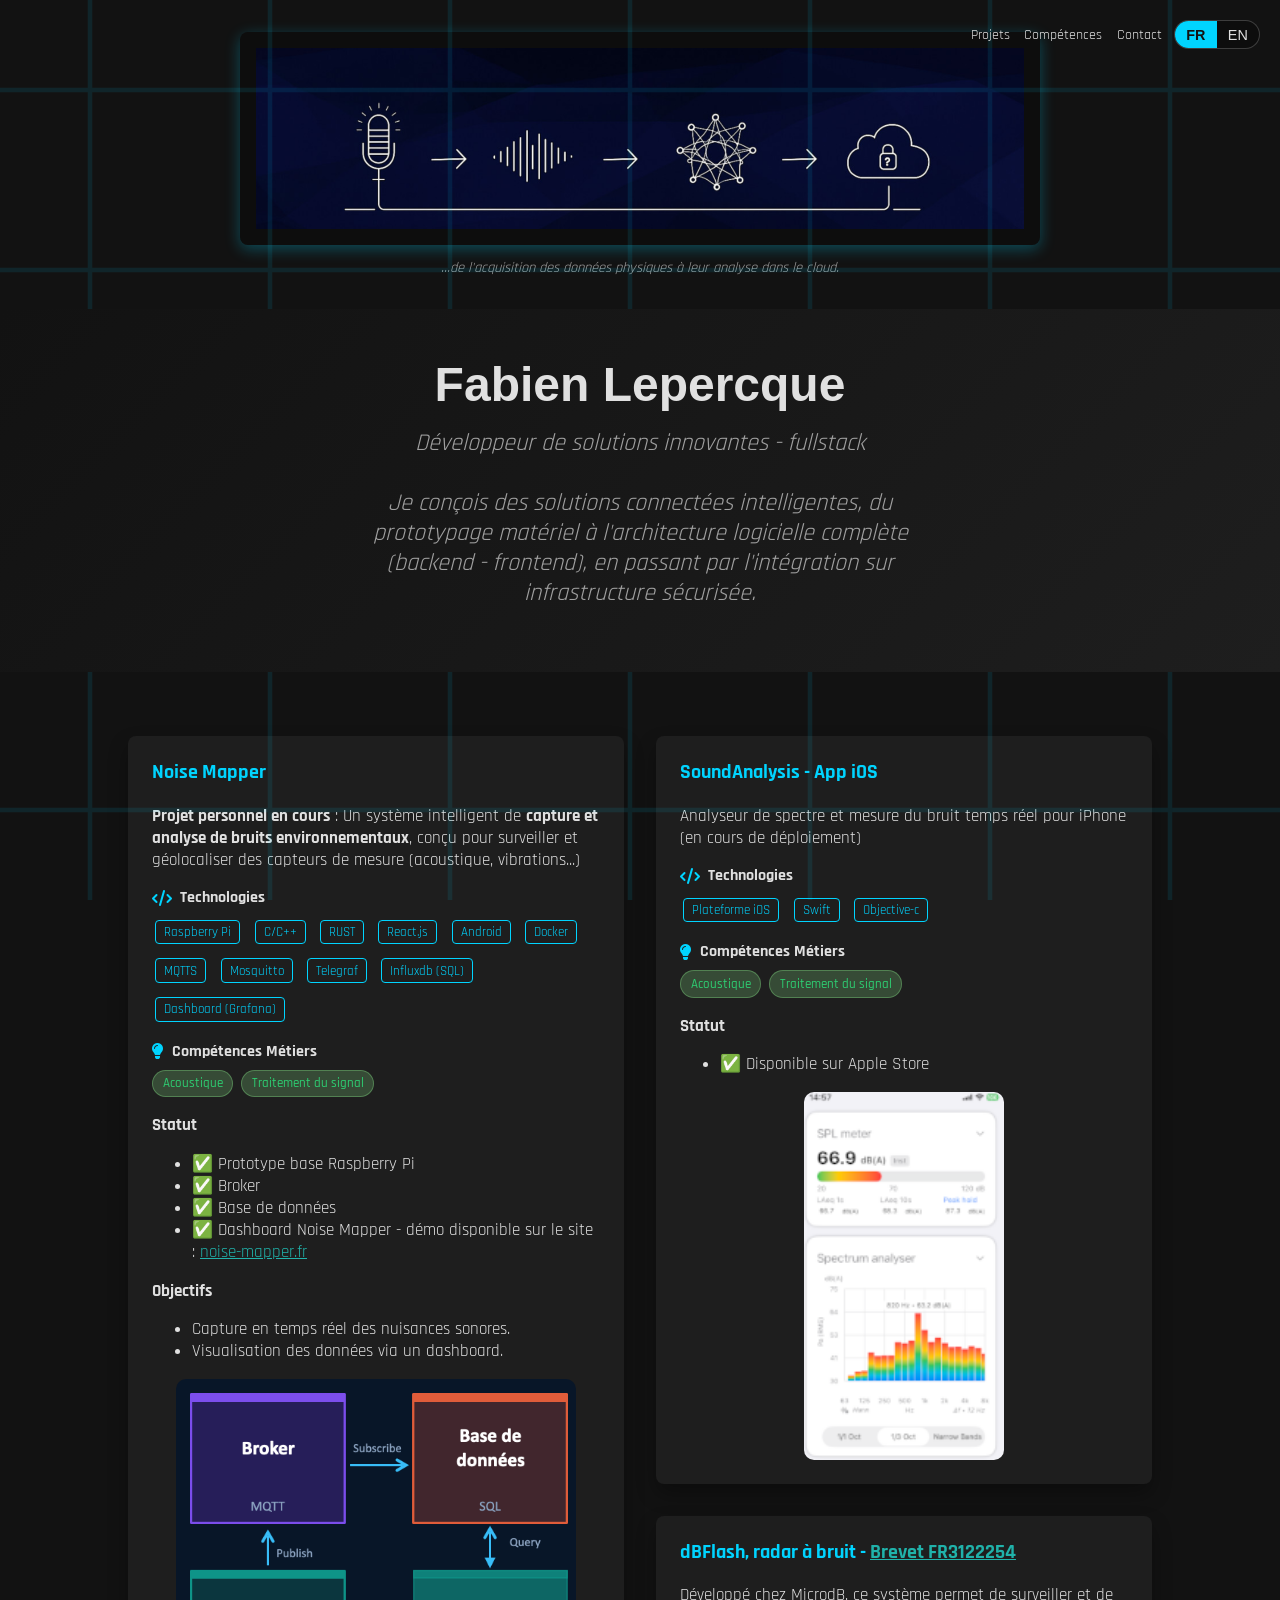
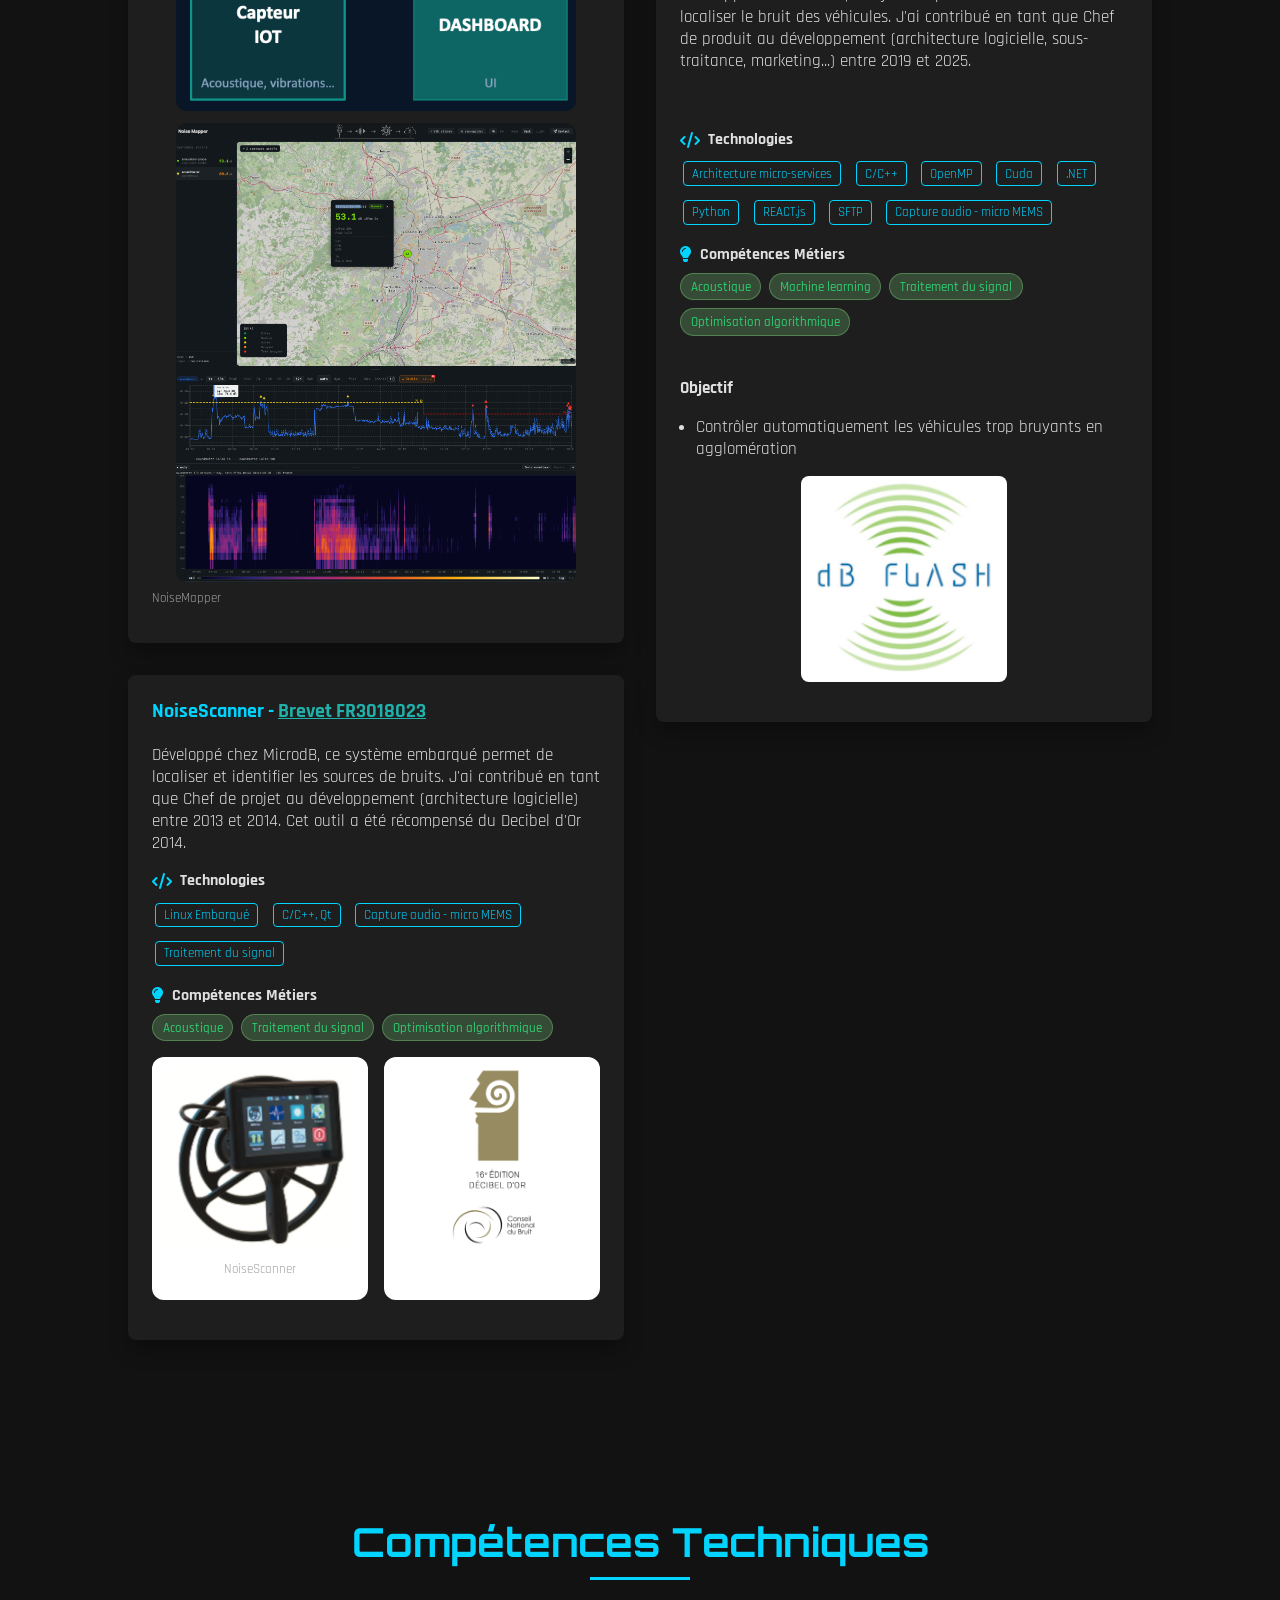
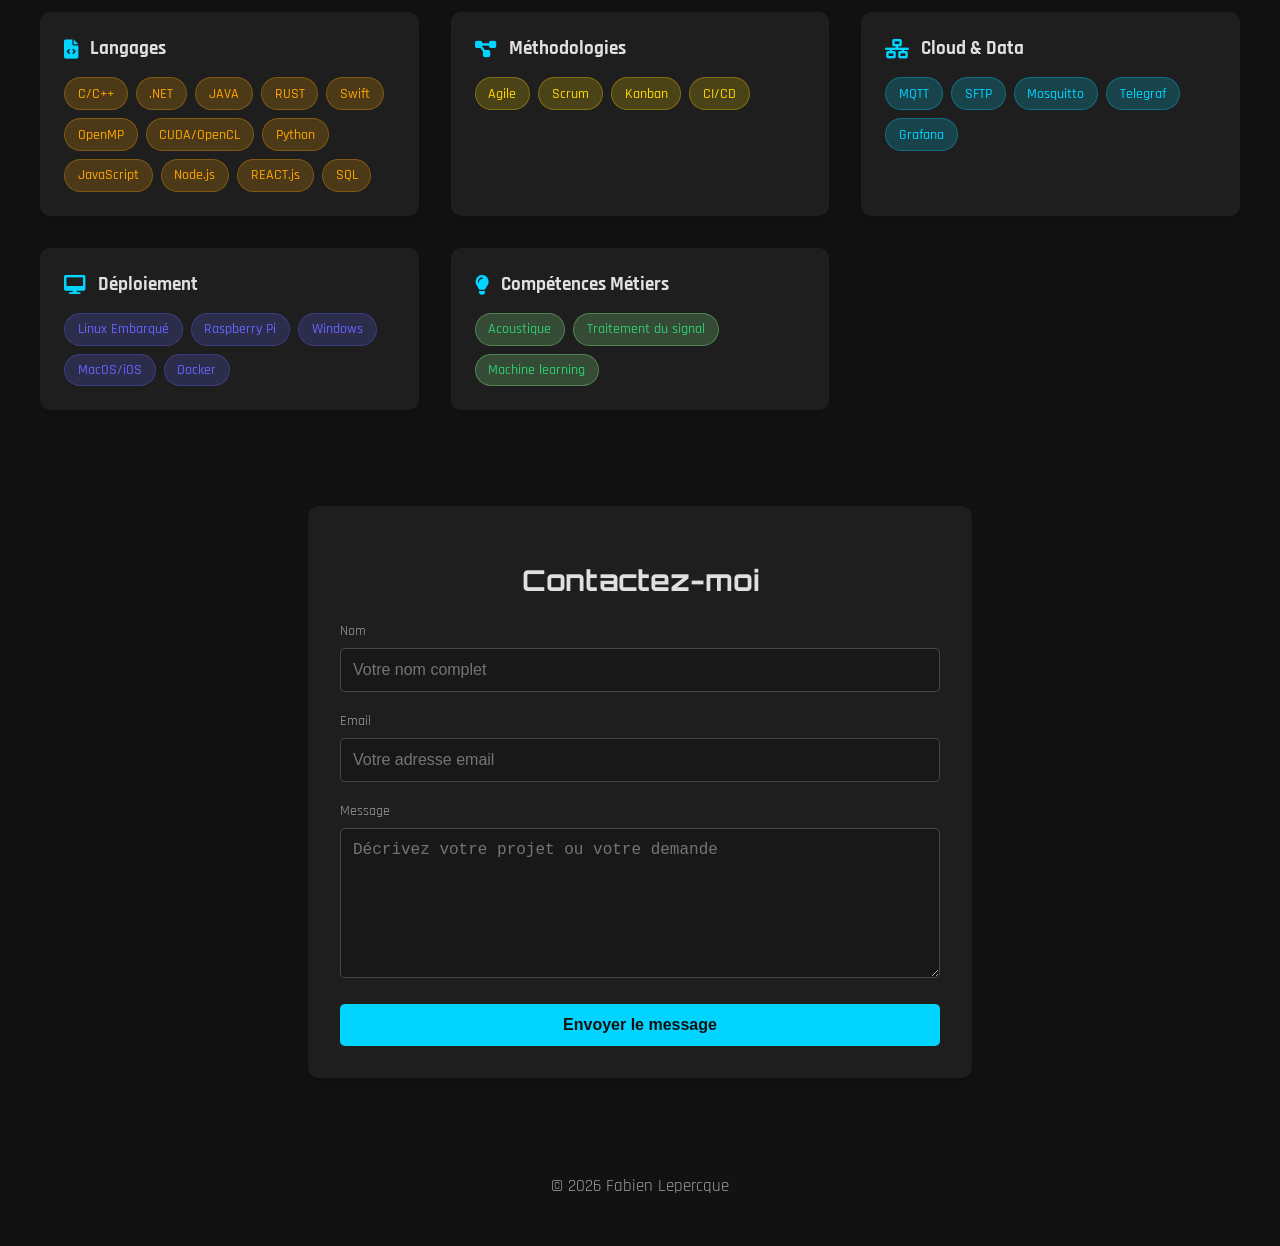
<file: index.html>
<!DOCTYPE html>
<html lang="fr">
<head>
    <meta charset="UTF-8">
    <meta name="viewport" content="width=device-width, initial-scale=1.0">
    <title>FabLAB</title>
    <link rel="stylesheet" href="https://fonts.googleapis.com/css2?family=Orbitron:wght@400;700&family=Rajdhani:wght@500;700&display=swap">
    <link rel="stylesheet" href="https://cdnjs.cloudflare.com/ajax/libs/font-awesome/6.0.0/css/all.min.css">
    <style>

        /* ===== RESPONSIVE GLOBAL ===== */
        img {
            max-width: 100%;
            height: auto;
        }

        :root {
            --bg-dark: #121212;
            --bg-light: #1e1e1e;
            --accent: #00d4ff;
            --accent-dark: #0099cc;
            --text: #e0e0e0;
            --text-secondary: #a0a0a0;
        }

        body {
            font-family: 'Rajdhani', sans-serif;
            font-size: 1.05rem;
            margin: 0;
            padding: 0;
            background-color: var(--bg-dark);
            color: var(--text);
            overflow-x: hidden;
        }

        h1 {
            font-family: -apple-system, BlinkMacSystemFont, 'Segoe UI', sans-serif;
            font-weight: 700;
        }

        h2 {
            font-family: 'Orbitron', sans-serif;
        }

        h3, h4 {
            font-family: 'Rajdhani', sans-serif;
        }

        /* ===== HEADER ===== */
        header {
            padding: 3rem 0;
            text-align: center;
            background: linear-gradient(135deg, var(--bg-dark), var(--bg-light));
            position: relative;
            overflow: hidden;
        }

        .circuit-bg {
            position: absolute;
            top: 0; left: 0;
            width: 100%; height: 100%;
            opacity: 0.1;
            background-image: url('data:image/svg+xml;utf8,<svg xmlns="http://www.w3.org/2000/svg" viewBox="0 0 100 100"><defs><pattern id="circuit" width="20" height="20" patternUnits="userSpaceOnUse"><path d="M0,10 L20,10 M10,0 L10,20" stroke="%2300d4ff" stroke-width="0.5" fill="none"/></pattern></defs><rect width="100" height="100" fill="url(%23circuit)"/></svg>');
        }

        .hero-title {
            font-size: 3rem;
            margin: 0;
            color: var(--text);
        }

        @media (max-width: 768px) {
            .hero-title { font-size: 2rem; }
            .hero-subtitle { font-size: 1.1rem; }
        }

        .hero-subtitle {
            font-size: 1.5rem;
            font-style: italic;
            color: var(--text-secondary);
            max-width: 600px;
            margin: 1rem auto;
        }

        @keyframes glow {
            from { text-shadow: 0 0 5px var(--accent), 0 0 10px var(--accent-dark); }
            to   { text-shadow: 0 0 10px var(--accent), 0 0 20px var(--accent-dark); }
        }

        /* ===== NAV ===== */
        nav {
            position: fixed;
            top: 20px; right: 20px;
            z-index: 100;
            display: flex;
            align-items: center;
            gap: 0.65rem;
            flex-wrap: wrap;
            justify-content: flex-end;
        }

        nav a {
            color: var(--text);
            text-decoration: none;
            margin: 0 2px;
            transition: color 0.3s;
            font-size: 0.9rem;
        }

        .lang-switch {
            display: inline-flex;
            border: 1px solid rgba(255,255,255,0.2);
            border-radius: 999px;
            overflow: hidden;
            background: rgba(0,0,0,0.25);
        }

        .lang-btn {
            color: var(--text);
            background: transparent;
            border: none;
            padding: 0.35rem 0.7rem;
            cursor: pointer;
            transition: color 0.3s, background 0.3s;
            font-size: 0.9rem;
        }

        .lang-btn.active {
            background: var(--accent);
            color: var(--bg-dark);
            font-weight: 700;
        }

        @media (max-width: 480px) {
            nav { top: 10px; right: 8px; gap: 0.4rem; }
            nav a, .lang-btn { font-size: 0.75rem; }
        }

        nav a:hover { color: var(--accent); }

        /* ===== SECTIONS ===== */
        section { padding: 2rem 10%; }

        @media (max-width: 768px) {
            section { padding: 1.5rem 4%; }
        }

        .section-title {
            font-size: 2.5rem;
            text-align: center;
            margin-bottom: 2rem;
            color: var(--accent);
            position: relative;
        }

        .section-title::after {
            content: '';
            display: block;
            width: 100px; height: 3px;
            background: var(--accent);
            margin: 10px auto;
        }

        /* ===== BANDEAU IoT ===== */
        .iot-banner-container {
            width: 100%;
            max-width: 800px;
            margin: 2rem auto;
            text-align: center;
            padding: 0 1rem;
        }

        .iot-banner-image {
            width: 100%; height: auto;
            border-radius: 8px;
            box-shadow: 0 4px 15px rgba(0, 212, 255, 0.3);
            background: rgba(0, 0, 0, 0.3);
            padding: 1rem;
            box-sizing: border-box;
        }

        .iot-banner-caption {
            color: var(--text-secondary);
            font-style: italic;
            margin-top: 0.5rem;
            font-size: 0.9rem;
        }

        /* ===== PROJETS ===== */
        .projects-container {
            display: flex;
            flex-wrap: wrap;
            gap: 2rem;
            margin: 2rem 0;
        }

        .project-column {
            flex: 1;
            min-width: 300px;
        }

        @media (min-width: 900px) {
            .project-column { flex: 0 0 calc(50% - 1rem); }
        }

        @media (max-width: 600px) {
            .project-column { min-width: 100%; }
            .project-content { padding: 1rem; }
            .projects-container { gap: 1rem; }
        }

        .project-card {
            background: var(--bg-light);
            border-radius: 8px;
            overflow: hidden;
            box-shadow: 0 10px 20px rgba(0, 0, 0, 0.3);
            margin-bottom: 2rem;
            transition: transform 0.3s, box-shadow 0.3s;
        }

        .project-card:hover {
            transform: translateY(-5px);
            box-shadow: 0 15px 30px rgba(0, 212, 255, 0.2);
        }

        .project-content { padding: 1.5rem; }

        .project-content h3 {
            color: var(--accent);
            margin-top: 0;
        }

        .project-description {
            text-align: center;
            max-width: 600px;
            margin: 0 auto;
        }

        .project-section { margin: 1rem 0; }

        .project-section h4 {
            margin: 0 0 0.5rem 0;
            color: var(--text);
            font-size: 1rem;
            display: flex;
            align-items: center;
        }

        .project-section h4 i {
            margin-right: 0.5rem;
            color: var(--accent);
        }

        /* Tags */
        .tags, .skill-tags {
            display: flex;
            flex-wrap: wrap;
            gap: 0.5rem;
        }

        .tag {
            padding: 0.3rem 0.6rem;
            border-radius: 20px;
            font-size: 0.8rem;
            font-weight: 500;
        }

        .tag.skill {
            background: rgba(150, 255, 150, 0.2);
            border: 1px solid rgba(150, 255, 150, 0.3);
            color: #2ecc71;
        }

        .tech-tag {
            display: inline-block;
            background: var(--bg-light);
            color: var(--accent);
            padding: 0.2rem 0.5rem;
            border-radius: 4px;
            margin: 0.2rem;
            font-size: 0.8rem;
            border: 1px solid var(--accent);
        }

        /* Images */
        .rounded-image {
            border-radius: 10px;
            display: block;
            margin: 0 auto;
            width: 100%;
            height: 200px;
            object-fit: cover;
        }

        @media (max-width: 768px) {
            .rounded-image {
                height: 140px;
            }
        }

        .rounded-image-2 {
            border-radius: 10px;
            display: block;
            margin: 0 auto;
            width: 100%;
            height: auto;
        }

        .img-noise-mapper   { max-width: 400px; }
        .img-soundanalysis  { max-width: 200px; }
        .img-noisescanner   { max-width: 200px; }
        .img-noisescanner-photo { width: 100%; height: 180px; object-fit: cover; border-radius: 10px; }
        .img-decibel-or         { width: 100%; max-height: 180px; object-fit: contain; border-radius: 10px; }
        .img-dbflash        { max-width: 200px; }

        .images-side-by-side {
            display: flex;
            gap: 1rem;
            justify-content: center;
            margin: 1rem 0;
        }

        .image-container {
            flex: 1;
            max-width: calc(50% - 0.5rem);
            background: white;
            padding: 10px;
            border-radius: 12px;
            text-align: center;
        }

        .image-caption {
            font-size: 0.8rem;
            color: var(--text-secondary);
            margin-top: 0.5rem;
        }

        @media (max-width: 768px) {
            .images-side-by-side { flex-direction: column; align-items: center; }
            .image-container { max-width: 100%; }
        }

        /* Miniatures */
        .thumbnail-center-container {
            display: flex;
            justify-content: center;
            align-items: center;
            margin: 1rem 0;
        }

        .project-thumbnail-link {
            display: inline-block;
            max-width: 200px;
            margin: 0 auto;
            position: relative;
            border-radius: 8px;
            overflow: hidden;
            background: white;
            padding: 3px;
            transition: transform 0.3s, box-shadow 0.3s;
        }

        .project-thumbnail-link:hover {
            transform: translateY(-5px);
            box-shadow: 0 8px 25px rgba(0, 212, 255, 0.3);
        }

        .thumbnail-overlay {
            position: absolute;
            top: 0; left: 0; right: 0; bottom: 0;
            background: rgba(0, 0, 0, 0.7);
            color: white;
            display: flex;
            align-items: center;
            justify-content: center;
            opacity: 0;
            transition: opacity 0.3s;
            border-radius: 5px;
        }

        .project-thumbnail-link:hover .thumbnail-overlay { opacity: 1; }
        .thumbnail-overlay i { margin-right: 0.5rem; }

        /* ===== COMPÉTENCES ===== */
        #skills {
            padding: 3rem 0;
            background: var(--bg-dark);
        }

        .skills-container {
            display: grid;
            grid-template-columns: repeat(auto-fill, minmax(280px, 1fr));
            gap: 2rem;
            max-width: 1200px;
            margin: 0 auto;
            padding: 0 1rem;
        }

        @media (max-width: 768px) {
            .skills-container {
                grid-template-columns: 1fr;
                padding: 0;
            }
        }

        .skill-category {
            background: var(--bg-light);
            padding: 1.5rem;
            border-radius: 10px;
            box-shadow: 0 4px 10px rgba(0, 0, 0, 0.2);
        }

        .skill-category h3 {
            margin: 0 0 1rem 0;
            color: var(--text);
            font-size: 1.2rem;
            display: flex;
            align-items: center;
        }

        .skill-category h3 i {
            margin-right: 0.75rem;
            color: var(--accent);
        }

        .skill-tag {
            padding: 0.4rem 0.8rem;
            border-radius: 20px;
            font-size: 0.9rem;
            font-weight: 500;
            transition: transform 0.2s;
        }

        .skill-tag:hover { transform: translateY(-2px); }

        .skill-tag.language {
            background: rgba(255, 165, 0, 0.2);
            border: 1px solid rgba(255, 165, 0, 0.3);
            color: #ffa500;
        }

        .skill-tag.methodology {
            background: rgba(255, 215, 0, 0.2);
            border: 1px solid rgba(255, 215, 0, 0.3);
            color: #ffd700;
        }

        .skill-tag.target {
            background: rgba(100, 100, 255, 0.2);
            border: 1px solid rgba(100, 100, 255, 0.3);
            color: #6464ff;
        }

        .skill-tag.iot {
            background: rgba(0, 212, 255, 0.2);
            border: 1px solid rgba(0, 212, 255, 0.3);
            color: var(--accent);
        }

        .skill-tag.skill {
            background: rgba(150, 255, 150, 0.2);
            border: 1px solid rgba(150, 255, 150, 0.3);
            color: #2ecc71;
        }

        /* ===== CONTACT ===== */
        #contact {
            max-width: 600px;
            margin: 3rem auto;
            padding: 2rem;
            background: var(--bg-light);
            border-radius: 10px;
            box-shadow: 0 4px 10px rgba(0, 0, 0, 0.2);
        }

        @media (max-width: 768px) {
            #contact {
                margin: 1.5rem 1rem;
                padding: 1.2rem;
            }
        }

        #contact h2 {
            text-align: center;
            margin-bottom: 1.5rem;
            color: var(--text);
            font-size: 1.8rem;
        }

        .form-group { margin-bottom: 1.25rem; }

        .form-group label {
            display: block;
            margin-bottom: 0.5rem;
            color: var(--text-secondary);
            font-size: 0.9rem;
        }

        #contact input,
        #contact textarea {
            width: 100%;
            padding: 0.75rem;
            border: 1px solid rgba(255, 255, 255, 0.2);
            border-radius: 5px;
            background: rgba(0, 0, 0, 0.2);
            color: var(--text);
            font-size: 1rem;
            box-sizing: border-box;
        }

        #contact textarea {
            min-height: 150px;
            resize: vertical;
        }

        .submit-button {
            width: 100%;
            padding: 0.75rem;
            background: var(--accent);
            color: var(--bg-dark);
            border: none;
            border-radius: 5px;
            font-size: 1rem;
            font-weight: 600;
            cursor: pointer;
            transition: background 0.3s;
        }

        .submit-button:hover { background: rgba(0, 212, 255, 0.8); }

        .confirmation-message {
            margin-top: 1.5rem;
            padding: 1rem;
            background: rgba(0, 255, 100, 0.1);
            border: 1px solid rgba(0, 255, 100, 0.3);
            border-radius: 5px;
            text-align: center;
            color: #00ff66;
            font-size: 1rem;
        }

        /* ===== FOOTER ===== */
        footer {
            text-align: center;
            padding: 2rem;
            background: var(--bg-dark);
            color: var(--text-secondary);
        }

        .social-links { margin: 1rem 0; }

        .social-links a {
            color: var(--accent);
            font-size: 1.5rem;
            margin: 0 10px;
            transition: transform 0.3s;
        }

        .social-links a:hover { transform: scale(1.2); }
    </style>
</head>
<body>

    <script data-goatcounter="https://fabienlepercque.goatcounter.com/count"
        async src="//gc.zgo.at/count.js"></script>
    <script src="translations.js"></script>

    <!-- Bandeau IoT -->
    <div class="iot-banner-container">
        <img src="images/banner.png" alt="Capteurs → Data → Réseau → Cloud" class="iot-banner-image">
        <p class="iot-banner-caption" data-i18n="banner.caption">...de l'acquisition des données physiques à leur analyse dans le cloud.</p>
    </div>

    <div class="circuit-bg"></div>

    <header>
        <nav>
            <a href="#projects" data-i18n="nav.projects">Projets</a>
            <a href="#skills" data-i18n="nav.skills">Compétences</a>
            <a href="#contact" data-i18n="nav.contact">Contact</a>
            <div class="lang-switch" aria-label="Language switcher">
                <button class="lang-btn active" type="button" data-lang-btn="fr">FR</button>
                <button class="lang-btn" type="button" data-lang-btn="en">EN</button>
            </div>
        </nav>
        <h1 class="hero-title">Fabien Lepercque</h1>
        <div class="project-description">
            <p class="hero-subtitle"><em data-i18n="hero.subtitle">Développeur de solutions innovantes - fullstack<br><br>
            Je conçois des solutions connectées intelligentes, du prototypage matériel à l'architecture logicielle complète (backend - frontend), en passant par l'intégration sur infrastructure sécurisée.</em></p>
        </div>
    </header>

    <!-- ===== SECTION PROJETS ===== -->
    <section id="projects">
        <div class="projects-container">

            <!-- Colonne 1 -->
            <div class="project-column">

                <!-- Noise Mapper -->
                <div class="project-card">
                    <div class="project-content">
                        <h3>Noise Mapper</h3>
                        <p data-i18n="projects.noiseMapper.description"><strong>Projet personnel en cours</strong> : Un système intelligent de <strong>capture et analyse de bruits environnementaux</strong>, conçu pour surveiller et géolocaliser des capteurs de mesure (acoustique, vibrations...)</p>

                        <div class="project-section">
                            <h4><i class="fas fa-code"></i> <span data-i18n="common.technologies">Technologies</span></h4>
                            <div class="tags">
                                <span class="tech-tag">Raspberry Pi</span>
                                <span class="tech-tag">C/C++</span>
                                <span class="tech-tag">RUST</span>
                                <span class="tech-tag">React.js</span>
                                <span class="tech-tag">Android</span>
                                <span class="tech-tag">Docker</span>
                                <span class="tech-tag">MQTTS</span>
                                <span class="tech-tag">Mosquitto</span>
                                <span class="tech-tag">Telegraf</span>
                                <span class="tech-tag">Influxdb (SQL)</span>
                                <span class="tech-tag">Dashboard (Grafana)</span>
                            </div>
                        </div>

                        <div class="project-section">
                            <h4><i class="fas fa-lightbulb"></i> <span data-i18n="common.domainSkills">Compétences Métiers</span></h4>
                            <div class="tags">
                                <span class="tag skill" data-i18n="skills.domain.acoustics">Acoustique</span>
                                <span class="tag skill" data-i18n="skills.domain.signal">Traitement du signal</span>
                            </div>
                        </div>

                        <p><strong data-i18n="common.status">Statut</strong></p>
                        <ul>
                            <li data-i18n="projects.noiseMapper.status1">✅ Prototype base Raspberry Pi</li>
                            <li data-i18n="projects.noiseMapper.status2">✅ Broker</li>
                            <li data-i18n="projects.noiseMapper.status3">✅ Base de données</li>
                            <li data-i18n="projects.noiseMapper.status4">✅ Dashboard Noise Mapper - démo disponible sur le site :
                                <a href="https://noise-mapper.fr/" target="_blank" rel="noopener noreferrer" style="color: #20b2aa;">noise-mapper.fr</a>
                            </li>
                        </ul>

                        <p><strong data-i18n="common.objectives">Objectifs</strong></p>
                        <ul>
                            <li data-i18n="projects.noiseMapper.objective1">Capture en temps réel des nuisances sonores.</li>
                            <li data-i18n="projects.noiseMapper.objective2">Visualisation des données via un dashboard.</li>
                        </ul>

                        <div class="project-media">
                            <img src="images/noisemapper.png" alt="NoiseMapper" class="rounded-image-2 img-noise-mapper" loading="lazy">
                            <p class="image-caption"></p>
                        </div>
                        <div class="project-media">
                            <img src="images/noisemapper-dashboard.png" alt="NoiseMapper - Dashboard" class="rounded-image-2 img-noise-mapper" loading="lazy">
                            <p class="image-caption">NoiseMapper</p>
                        </div>
                    </div>
                </div>

                <!-- NoiseScanner -->
                <div class="project-card">
                    <div class="project-content">
                        <h3>
                            NoiseScanner -
                            <a href="https://data.inpi.fr/brevets/FR3018023?q=FR3018023#FR3018023"
                                target="_blank" rel="noopener noreferrer" style="color: #20b2aa;" data-i18n="projects.noiseScanner.patent">
                                Brevet FR3018023
                            </a>
                        </h3>
                        <p data-i18n="projects.noiseScanner.description">Développé chez MicrodB, ce système embarqué permet de localiser et identifier les sources de bruits. J'ai contribué en tant que Chef de projet au développement (architecture logicielle) entre 2013 et 2014. Cet outil a été récompensé du Decibel d'Or 2014.</p>

                        <div class="project-section">
                            <h4><i class="fas fa-code"></i> <span data-i18n="common.technologies">Technologies</span></h4>
                            <div class="tags">
                                <span class="tech-tag" data-i18n="tech.embeddedLinux">Linux Embarqué</span>
                                <span class="tech-tag">C/C++, Qt</span>
                                <span class="tech-tag" data-i18n="tech.audioCapture">Capture audio - micro MEMS</span>
                                <span class="tech-tag" data-i18n="skills.domain.signal">Traitement du signal</span>
                            </div>
                        </div>

                        <div class="project-section">
                            <h4><i class="fas fa-lightbulb"></i> <span data-i18n="common.domainSkills">Compétences Métiers</span></h4>
                            <div class="tags">
                                <span class="tag skill" data-i18n="skills.domain.acoustics">Acoustique</span>
                                <span class="tag skill" data-i18n="skills.domain.signal">Traitement du signal</span>
                                <span class="tag skill" data-i18n="skills.domain.optimization">Optimisation algorithmique</span>
                            </div>
                        </div>

                        <div class="images-side-by-side">
                            <div class="image-container">
                                <img src="images/noisescanner.png" alt="NoiseScanner" class="img-noisescanner-photo">
                                <p class="image-caption">NoiseScanner</p>
                            </div>
                            <div class="image-container">
                                <img src="images/decibel-or.png" alt="Décibel d'Or" class="img-decibel-or">
                                <p class="image-caption"></p>
                            </div>
                        </div>
                    </div>
                </div>

            </div><!-- /colonne 1 -->

            <!-- Colonne 2 -->
            <div class="project-column">

                <!-- SoundAnalysis -->
                <div class="project-card">
                    <div class="project-content">
                        <h3>SoundAnalysis - <span data-i18n="projects.soundAnalysis.titleSuffix">App iOS</span></h3>
                        <p data-i18n="projects.soundAnalysis.description">Analyseur de spectre et mesure du bruit temps réel pour iPhone (en cours de déploiement)</p>

                        <div class="project-section">
                            <h4><i class="fas fa-code"></i> <span data-i18n="common.technologies">Technologies</span></h4>
                            <div class="tags">
                                <span class="tech-tag" data-i18n="tech.iosPlatform">Plateforme iOS</span>
                                <span class="tech-tag">Swift</span>
                                <span class="tech-tag">Objective-c</span>
                            </div>
                        </div>

                        <div class="project-section">
                            <h4><i class="fas fa-lightbulb"></i> <span data-i18n="common.domainSkills">Compétences Métiers</span></h4>
                            <div class="tags">
                                <span class="tag skill" data-i18n="skills.domain.acoustics">Acoustique</span>
                                <span class="tag skill" data-i18n="skills.domain.signal">Traitement du signal</span>
                            </div>
                        </div>

                        <p><strong data-i18n="common.status">Statut</strong></p>
                        <ul>
                            <li data-i18n="projects.soundAnalysis.status1">✅ Disponible sur Apple Store</li>
                        </ul>

                        <div class="rounded-image-container">
                            <img src="images/soundanalysis-octave-view.png" alt="SoundAnalysis" class="rounded-image-2 img-soundanalysis">
                        </div>
                    </div>
                </div>

                <!-- dBFlash -->
                <div class="project-card">
                    <div class="project-content">
                        <h3>
                            dBFlash, <span data-i18n="projects.dbflash.subtitle">radar à bruit</span> -
                            <a href="https://data.inpi.fr/brevets/FR3122254?q=FR3122254%20#FR3122254"
                                target="_blank" rel="noopener noreferrer" style="color: #20b2aa;" data-i18n="projects.dbflash.patent">
                                Brevet FR3122254
                            </a>
                        </h3>
                        <p data-i18n="projects.dbflash.description">Développé chez MicrodB, ce système permet de surveiller et de localiser le bruit des véhicules. J'ai contribué en tant que Chef de produit au développement (architecture logicielle, sous-traitance, marketing...) entre 2019 et 2025.</p>
                    </div>

                    <div class="project-section" style="padding: 0 1.5rem;">
                        <h4><i class="fas fa-code"></i> <span data-i18n="common.technologies">Technologies</span></h4>
                        <div class="tags">
                            <span class="tech-tag" data-i18n="tech.microservices">Architecture micro-services</span>
                            <span class="tech-tag">C/C++</span>
                            <span class="tech-tag">OpenMP</span>
                            <span class="tech-tag">Cuda</span>
                            <span class="tech-tag">.NET</span>
                            <span class="tech-tag">Python</span>
                            <span class="tech-tag">REACT.js</span>
                            <span class="tech-tag">SFTP</span>
                            <span class="tech-tag" data-i18n="tech.audioCapture">Capture audio - micro MEMS</span>
                        </div>
                    </div>

                    <div class="project-section" style="padding: 0 1.5rem 1.5rem;">
                        <h4><i class="fas fa-lightbulb"></i> <span data-i18n="common.domainSkills">Compétences Métiers</span></h4>
                        <div class="tags">
                            <span class="tag skill" data-i18n="skills.domain.acoustics">Acoustique</span>
                            <span class="tag skill" data-i18n="skills.domain.ml">Machine learning</span>
                            <span class="tag skill" data-i18n="skills.domain.signal">Traitement du signal</span>
                            <span class="tag skill" data-i18n="skills.domain.optimization">Optimisation algorithmique</span>
                        </div>
                    </div>

                    <p style="padding: 0 1.5rem;"><strong data-i18n="common.objective">Objectif</strong></p>
                    <ul>
                        <li data-i18n="projects.dbflash.objective1">Contrôler automatiquement les véhicules trop bruyants en agglomération</li>
                    </ul>

                    <div class="thumbnail-center-container" style="padding-bottom: 1.5rem;">
                        <a href="https://microdb.fr/product/controle-automatique-des-vehicules-bruyants/" target="_blank" class="project-thumbnail-link">
                            <img src="images/dbflash.png" alt="Site dBFlash" class="rounded-image">
                        </a>
                    </div>
                </div>

            </div><!-- /colonne 2 -->

        </div>
    </section>

    <!-- ===== SECTION COMPÉTENCES ===== -->
    <section id="skills">
        <h2 class="section-title" data-i18n="skills.title">Compétences Techniques</h2>
        <div class="skills-container">

            <div class="skill-category">
                <h3><i class="fas fa-file-code"></i> <span data-i18n="skills.languages">Langages</span></h3>
                <div class="skill-tags">
                    <span class="skill-tag language">C/C++</span>
                    <span class="skill-tag language">.NET</span>
                    <span class="skill-tag language">JAVA</span>
                    <span class="skill-tag language">RUST</span>
                    <span class="skill-tag language">Swift</span>
                    <span class="skill-tag language">OpenMP</span>
                    <span class="skill-tag language">CUDA/OpenCL</span>
                    <span class="skill-tag language">Python</span>
                    <span class="skill-tag language">JavaScript</span>
                    <span class="skill-tag language">Node.js</span>
                    <span class="skill-tag language">REACT.js</span>
                    <span class="skill-tag language">SQL</span>
                </div>
            </div>

            <div class="skill-category">
                <h3><i class="fas fa-project-diagram"></i> <span data-i18n="skills.methods">Méthodologies</span></h3>
                <div class="skill-tags">
                    <span class="skill-tag methodology">Agile</span>
                    <span class="skill-tag methodology">Scrum</span>
                    <span class="skill-tag methodology">Kanban</span>
                    <span class="skill-tag methodology">CI/CD</span>
                </div>
            </div>

            <div class="skill-category">
                <h3><i class="fas fa-network-wired"></i> <span data-i18n="skills.cloudData">Cloud & Data</span></h3>
                <div class="skill-tags">
                    <span class="skill-tag iot">MQTT</span>
                    <span class="skill-tag iot">SFTP</span>
                    <span class="skill-tag iot">Mosquitto</span>
                    <span class="skill-tag iot">Telegraf</span>
                    <span class="skill-tag iot">Grafana</span>
                </div>
            </div>

            <div class="skill-category">
                <h3><i class="fas fa-desktop"></i> <span data-i18n="skills.deployment">Déploiement</span></h3>
                <div class="skill-tags">
                    <span class="skill-tag target" data-i18n="tech.embeddedLinux">Linux Embarqué</span>
                    <span class="skill-tag target">Raspberry Pi</span>
                    <span class="skill-tag target">Windows</span>
                    <span class="skill-tag target">MacOS/iOS</span>
                    <span class="skill-tag target">Docker</span>
                </div>
            </div>

            <div class="skill-category">
                <h3><i class="fas fa-lightbulb"></i> <span data-i18n="common.domainSkills">Compétences Métiers</span></h3>
                <div class="skill-tags">
                    <span class="skill-tag skill" data-i18n="skills.domain.acoustics">Acoustique</span>
                    <span class="skill-tag skill" data-i18n="skills.domain.signal">Traitement du signal</span>
                    <span class="skill-tag skill" data-i18n="skills.domain.ml">Machine learning</span>
                </div>
            </div>

        </div>
    </section>

    <!-- ===== SECTION CONTACT ===== -->
    <section id="contact">
        <h2 data-i18n="contact.title">Contactez-moi</h2>
        <form id="contact-form" action="https://formspree.io/f/mzdkzbyw" method="POST">
            <div class="form-group">
                <label for="name" data-i18n="contact.name">Nom</label>
                <input type="text" id="name" name="name" data-i18n-placeholder="contact.namePlaceholder" placeholder="Votre nom complet" required>
            </div>
            <div class="form-group">
                <label for="email" data-i18n="contact.email">Email</label>
                <input type="email" id="email" name="email" data-i18n-placeholder="contact.emailPlaceholder" placeholder="Votre adresse email" required>
            </div>
            <div class="form-group">
                <label for="message" data-i18n="contact.message">Message</label>
                <textarea id="message" name="message" data-i18n-placeholder="contact.messagePlaceholder" placeholder="Décrivez votre projet ou votre demande" required></textarea>
            </div>
            <input type="text" name="_honey" style="display: none;" tabindex="-1" autocomplete="off">
            <button type="submit" class="submit-button" data-i18n="contact.submit">Envoyer le message</button>
        </form>
        <div id="confirmation-message" class="confirmation-message" style="display: none;">
            <p data-i18n="contact.success">✅ Votre message a été envoyé avec succès !</p>
        </div>
    </section>

    <footer>
        <p>&copy; 2026 Fabien Lepercque</p>
    </footer>

    <script>
        const form = document.getElementById('contact-form');
        const confirmationMessage = document.getElementById('confirmation-message');

        function getNestedValue(obj, path) {
            return path.split('.').reduce((acc, part) => acc && acc[part], obj);
        }

        function applyTranslations(lang) {
            if (!window.translations || !window.translations[lang]) return;
            const dict = window.translations[lang];

            document.documentElement.lang = lang;

            document.querySelectorAll('[data-i18n]').forEach(el => {
                const value = getNestedValue(dict, el.dataset.i18n);
                if (value !== undefined) el.innerHTML = value;
            });

            document.querySelectorAll('[data-i18n-placeholder]').forEach(el => {
                const value = getNestedValue(dict, el.dataset.i18nPlaceholder);
                if (value !== undefined) el.setAttribute('placeholder', value);
            });

            document.querySelectorAll('[data-lang-btn]').forEach(btn => {
                btn.classList.toggle('active', btn.dataset.langBtn === lang);
            });

            localStorage.setItem('portfolio-lang', lang);
        }

        document.querySelectorAll('[data-lang-btn]').forEach(btn => {
            btn.addEventListener('click', () => applyTranslations(btn.dataset.langBtn));
        });

        const initialLang = localStorage.getItem('portfolio-lang') || 'fr';
        applyTranslations(initialLang);

        form.addEventListener('submit', async (e) => {
            e.preventDefault();
            const formData = new FormData(form);
            const response = await fetch(form.action, {
                method: 'POST',
                body: formData,
                headers: { 'Accept': 'application/json' }
            });
            if (response.ok) {
                confirmationMessage.style.display = 'block';
                form.reset();
            } else {
                const lang = localStorage.getItem('portfolio-lang') || 'fr';
                const errorText = lang === 'en'
                    ? 'An error occurred. Please try again later.'
                    : 'Une erreur est survenue. Veuillez réessayer plus tard.';
                alert(errorText);
            }
        });
    </script>
</body>
</html>
</file>
